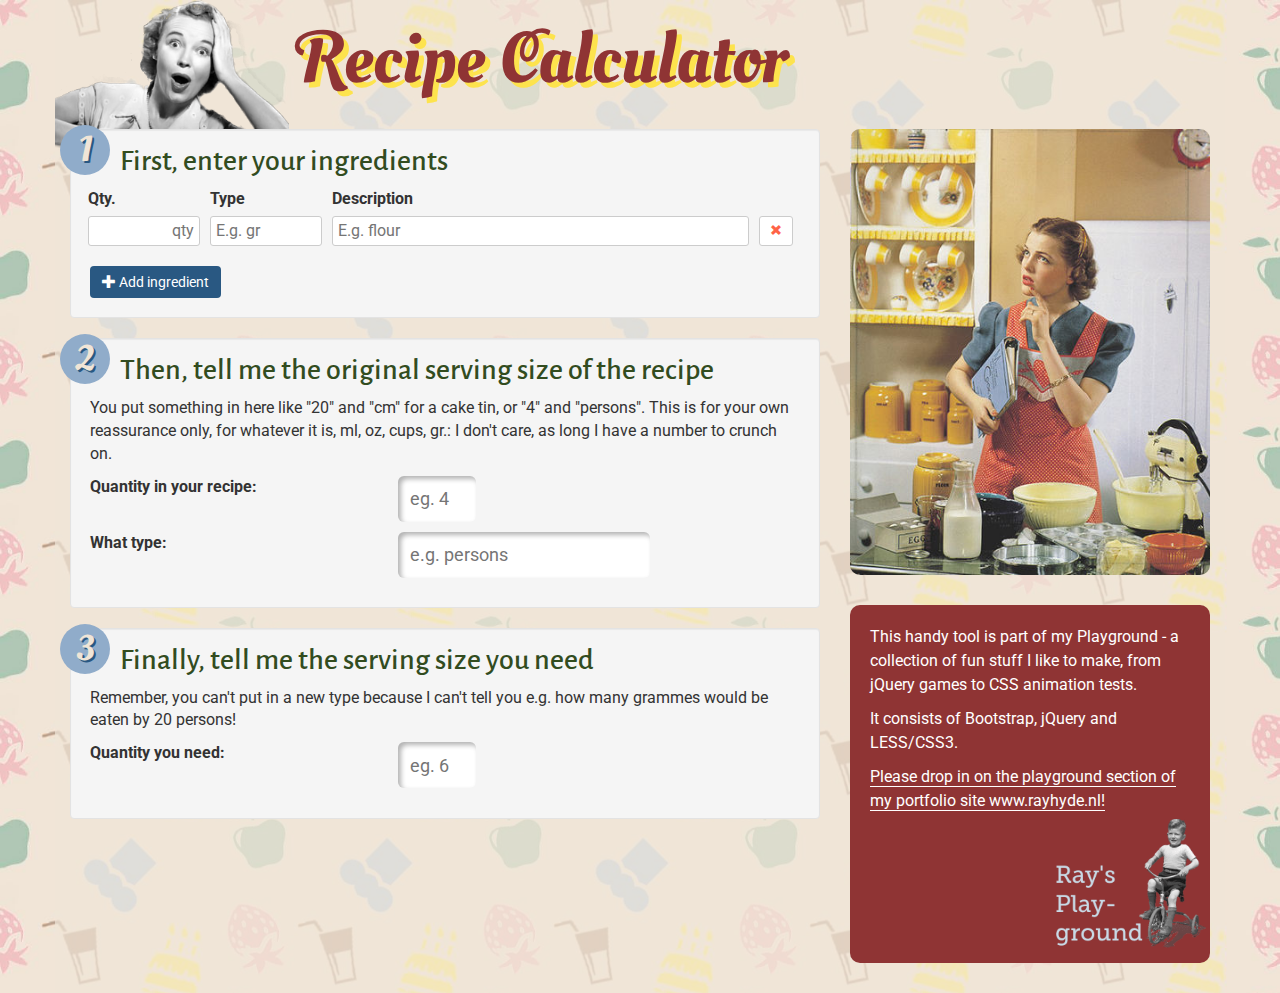
<file: index.html>
<!doctype html>
<html>

<!--[if lt IE 7 ]>				<html lang="en" class="ie6">						<![endif]-->
<!--[if IE 7 ]>						<html lang="en" class="ie7">						<![endif]-->
<!--[if IE 8 ]>						<html lang="en" class="ie8">						<![endif]-->
<!--[if IE 9 ]>						<html lang="en" class="ie9">						<![endif]-->
<!--[if lt IE 9]>					<script src="js/html5shiv.js"></script>	<![endif]-->
<!--[if (gt IE 9)|!(IE)]>	<html lang="en"> 															<![endif]-->

<head>
	<meta charset="utf-8">
	<meta http-equiv="Content-Language" content="en" />
	<meta http-equiv="X-UA-Compatible" content="IE=edge,chrome=1">
	<title>Recipe calculator</title>
	<meta name="description" content="This handy calculator recalculates your recipe to a new size of cake tin or other number of persons">
	<meta name="keywords" content="jquery, css, bootstrap, recipe, recalculate recipes, recalculate">
	<meta name="author" content="Ray Hyde | www.rayhyde.nl">
	<meta name="viewport" content="width=device-width, initial-scale=1.0">
	<!-- <link rel="shortcut icon" href="images/favicon.png"> -->
	<!--[if (lte IE 9)|!(IE)]><link rel="icon" href="favicon.ico"><![endif]-->
	<link href='https://fonts.googleapis.com/css?family=Oleo+Script+Swash+Caps' rel='stylesheet' type='text/css'>
	<link href='https://fonts.googleapis.com/css?family=Alegreya+Sans:500italic' rel='stylesheet' type='text/css'>
	<link href='https://fonts.googleapis.com/css?family=Roboto:400,700,400italic' rel='stylesheet' type='text/css'>
	<link rel="stylesheet" href="https://maxcdn.bootstrapcdn.com/bootstrap/3.3.6/css/bootstrap.min.css">
	<link rel="stylesheet" href="css/style.css">
	<script type="text/javascript">
		var Destination = new Array();

		//	Destination["en-gb"] = "";
		Destination["nl"] = "index-nl.html";
		var DefaultDestination = "";

		var lang = navigator.language ? navigator.language :
			navigator.browserlanguage ? navigator.browserlanguage :
			navigator.systemLanguage ? navigator.systemLanguage :
			navigator.userLanguage ? navigator.userLanguage :
			'---';
		lang = lang.toLowerCase();
		var dest = new String();
		for (var t in Destination) {
			if (t == lang) {
				dest = Destination[t];
				break;
			}
		}
		if (dest.length == 0) {
			lang = lang.substr(0, 2);
			for (var t in Destination) {
				if (t == lang) {
					dest = Destination[t];
					break;
				}
			}
		}
		if (dest.length == 0) {
			dest = DefaultDestination;
		}
		if (dest.length > 0) {
			location.href = dest;
		}
	</script>
</head>

<body>
	<div class="container">
		<div class="row">
			<div class="col-xs-12">
				<h1>Recipe Calculator</h1>
			</div>
		</div>
		<div class="row">
			<div class="col-md-8">
				<form action="">
					<div class="form-group well" id="ingredients">
						<h2><div class="number">1</div>First, enter your ingredients</h2>
						<ul>
							<li>
								<div class="row">
									<div class="col-xs-2">
										<label class="qty-head">Qty.</label>
									</div>
									<div class="col-xs-2">
										<label class="type-head">Type</label>
									</div>
									<div class="col-xs-7">
										<label class="desc-head">Description</label>
									</div>
									<div class="col-xs-1"></div>
								</div>
							</li>
							<li>
								<div class="row">
									<div class="col-xs-2">
										<input type="text" name="qty" class="qty" id="qty-0" placeholder="qty">
									</div>
									<div class="col-xs-2">
										<input type="text" name="type" class="type" id="type-0" placeholder="E.g. gr">
									</div>
									<div class="col-xs-7">
										<input type="text" name="desc" class="desc" id="desc-0" placeholder="E.g. flour">
									</div>
									<div class="col-xs-1">
										<button class="btn btn-default btn-sm del" alt="Delete this ingredient" title="Delete this ingredient"><span class="glyphicon glyphicon-remove"></span></button>
									</div>
								</div>
							</li>
						</ul>
						<div class="button-group">
							<button id="add" class="btn btn-primary"><span class="glyphicon glyphicon-plus"></span> Add ingredient</button>
						</div>
					</div>
					<div id="cruncher">
						<div class="form-group well">
						<h2><div class="number">2</div>Then, tell me the original serving size of the recipe</h2>
						<p>You put something in here like "20" and "cm" for a cake tin, or "4" and "persons". This is for your own reassurance only, for whatever it is, ml, oz, cups, gr.: I don't care, as long I have a number to crunch on.</p>
						<ul>
							<li>
								<div class="row">
									<div class="col-md-5 col-xs-12">
										<label for="orgQty">Quantity in your recipe:</label>
									</div>
									<div class="col-md-2 col-xs-12">
										<input type="text" id="orgQty" class="input-lg qty" placeholder="eg. 4" required>
									</div>
									<div class="col-md-5 col-xs-12"></div>
								</div>
							</li>
							<li>
								<div class="row">
									<div class="col-md-5 col-xs-12">
										<label for="orgType">What type:</label>
									</div>
									<div class="col-md-4 col-xs-3">
										<input type="text" id="orgType" class="input-lg" placeholder="e.g. persons">
									</div>
									<div class="col-md-3 col-xs-3"></div>
								</div>
							</li>
						</ul>

					</div>
						<div class="form-group well">
						<h2><div class="number">3</div>Finally, tell me the serving size you need</h2>
						<p>Remember, you can't put in a new type because I can't tell you e.g. how many grammes would be eaten by 20 persons!</p>
						<ul>
							<li>
								<div class="row">
									<div class="col-md-5 col-xs-12">
										<label for="newQty">Quantity you need:</label>
									</div>
									<div class="col-md-2 col-xs-12">
										<input type="text" id="newQty" class="input-lg qty" placeholder="eg. 6" required>
									</div>
									<div class="col-md-7 col-xs-12"></div>
								</div>
							</li>
							<li>
								<div class="button-group">
									<button type="submit" class="btn btn-lg btn-success" id="crunch"><span class="glyphicon glyphicon-ok"></span> Crunch the numbers!</button>
								</div>
							</li>
						</ul>
					</div>
					</div>
					<div class="form-group well" id="crunched">
						<h2><div class="number last">!</div>This is your new recipe</h2>
						<div class="print-header">
							<h3></h3>
							<p>Please mind that you may have to take a new cooking length into account. That is something I cannot do for you, alas...</p>
						</div>
						<div class="print-text"></div>
						<div class="button-group row">
							<div class="col-md-5 col-xs-12">
								<button class="btn btn-lg btn-success print" id="print"><span class="glyphicon glyphicon-print"></span> Print the new recipe</button>
							</div>
							<div class="col-md-3 col-xs-12 text-center">
								<button class="btn btn-lg btn-primary save" id="save1"><span class="glyphicon glyphicon-save-file"></span> Save</button>
							</div>
							<div class="col-md-4 col-xs-12">
								<button class="btn btn-lg btn-default pull-right" type="reset" id="reset"><span class="glyphicon glyphicon-trash"></span> Reset all</button>
							</div>
						</div>
					</div>
			</div>
			<div class="col-md-4">
				<img src="img/kitchen.jpg" class="img-responsive">
				<div id="explain" class="extra-bottom-padding">
					<p>This handy tool is part of my Playground - a collection of fun stuff I like to make, from jQuery games to CSS animation tests.</p>
					<p>It consists of Bootstrap, jQuery and LESS/CSS3.</p>
					<p><a href="http://rayhyde.nl/pf_js-en.php">Please drop in on the playground section of my portfolio site www.rayhyde.nl!</a></p>
				</div>
			</div>
		</div>
	</div>
	</form>
	</div>
	<div id="modalBck"></div>
	<div id="modal">
		<div class="close">&times; Close</div>
		<p>What is the name of your recipe?</p>
		<p>
			<input type="text" class="input-lg" id="recipe-title">
		</p>
		<div class="print-header">
			<h3></h3>
		</div>
		<div class="print-text"></div>
		<div class="button-group">
			<button class="btn btn-lg btn-success print" id="print-cont" type="submit"><span class="glyphicon glyphicon-print"></span> Print</button>
		</div>
	</div>
	<script src="//code.jquery.com/jquery-2.1.3.min.js"></script>
<!--	<script src="js/recipe-dist.js"></script>-->
	<script src="js/recipe.js"></script>
</body>
</html>
</file>
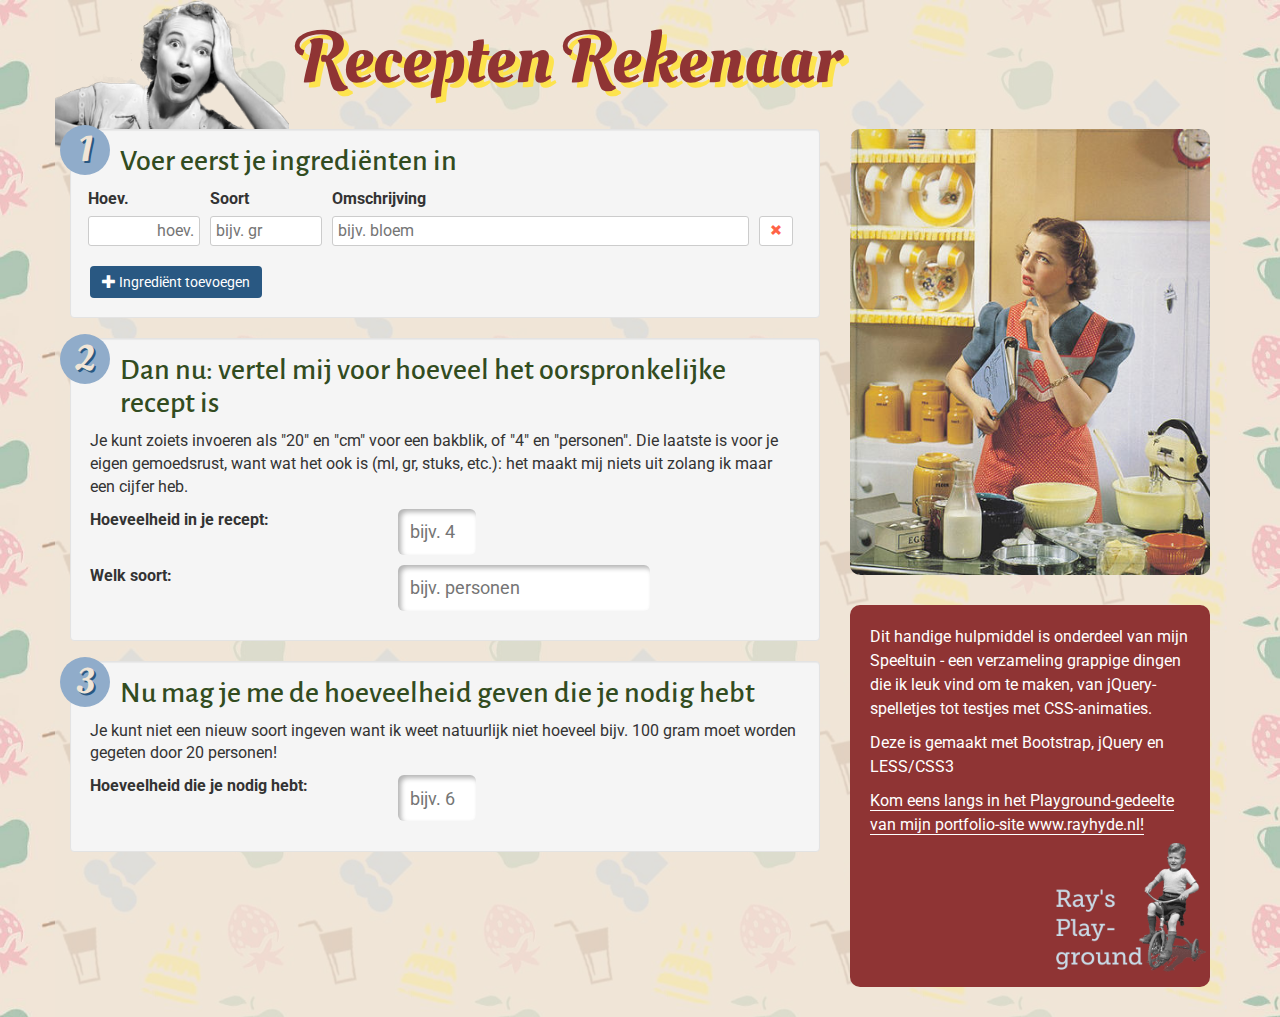
<file: index-nl.html>
<!doctype html>
<html>

<!--[if lt IE 7 ]>				<html lang="en" class="ie6">						<![endif]-->
<!--[if IE 7 ]>						<html lang="en" class="ie7">						<![endif]-->
<!--[if IE 8 ]>						<html lang="en" class="ie8">						<![endif]-->
<!--[if IE 9 ]>						<html lang="en" class="ie9">						<![endif]-->
<!--[if lt IE 9]>					<script src="js/html5shiv.js"></script>	<![endif]-->
<!--[if (gt IE 9)|!(IE)]>	<html lang="en"> 															<![endif]-->

<head>
	<meta charset="utf-8">
	<meta http-equiv="Content-Language" content="nl" />
	<meta http-equiv="X-UA-Compatible" content="IE=edge,chrome=1">
	<title>Receptenrekenaar</title>
	<meta name="description" content="Met deze handige rekenaar zet je in een handomdraai om naar een andere inhoud van bakvorm of ander personenaantal">
	<meta name="keywords" content="jquery, css, bootstrap, recept, recepten omrekenen, omrekenen">
	<meta name="author" content="Ray Hyde | www.rayhyde.nl">
	<meta name="viewport" content="width=device-width, initial-scale=1.0">
	<!-- <link rel="shortcut icon" href="images/favicon.png"> -->
	<!--[if (lte IE 9)|!(IE)]><link rel="icon" href="favicon.ico"><![endif]-->
	<link href='https://fonts.googleapis.com/css?family=Oleo+Script+Swash+Caps' rel='stylesheet' type='text/css'>
	<link href='https://fonts.googleapis.com/css?family=Alegreya+Sans:500italic' rel='stylesheet' type='text/css'>
	<link href='https://fonts.googleapis.com/css?family=Roboto:400,700,400italic' rel='stylesheet' type='text/css'>
	<link rel="stylesheet" href="https://maxcdn.bootstrapcdn.com/bootstrap/3.3.6/css/bootstrap.min.css">
	<link rel="stylesheet" href="css/style.css">
</head>

<body>
	<div class="container">
		<div class="row">
			<div class="col-xs-12">
				<h1>Recepten Rekenaar</h1>
			</div>
		</div>
		<div class="row">
			<div class="col-md-8">
				<form action="">
					<div class="form-group well" id="ingredients">
						<h2><div class="number">1</div>Voer eerst je ingrediënten in</h2>
						<ul>
							<li>
								<div class="row">
									<div class="col-xs-2">
										<label class="qty-head">Hoev.</label>
									</div>
									<div class="col-xs-2">
										<label class="type-head">Soort</label>
									</div>
									<div class="col-xs-7">
										<label class="desc-head">Omschrijving</label>
									</div>
									<div class="col-xs-1"></div>
								</div>
							</li>
							<li>
								<div class="row">
									<div class="col-xs-2">
										<input type="text" name="qty" class="qty" id="qty-0" placeholder="hoev.">
									</div>
									<div class="col-xs-2">
										<input type="text" name="type" class="type" id="type-0" placeholder="bijv. gr">
									</div>
									<div class="col-xs-7">
										<input type="text" name="desc" class="desc" id="desc-0" placeholder="bijv. bloem">
									</div>
									<div class="col-xs-1">
										<button class="btn btn-default btn-sm del" alt="Dit ingrediënt verwijderen" title="Dit ingrediënt verwijderen"><span class="glyphicon glyphicon-remove"></span></button>
									</div>
								</div>
							</li>
						</ul>
						<div class="button-group">
							<button id="add" class="btn btn-primary"><span class="glyphicon glyphicon-plus"></span> Ingrediënt toevoegen</button>
						</div>
					</div>
					<div id="cruncher">
					<div class="form-group well">
						<h2><div class="number">2</div>Dan nu: vertel mij voor hoeveel het oorspronkelijke recept is</h2>
						<p>Je kunt zoiets invoeren als "20" en "cm" voor een bakblik, of "4" en "personen". Die laatste is voor je eigen gemoedsrust, want wat het ook is (ml, gr, stuks, etc.): het maakt mij niets uit zolang ik maar een cijfer heb.</p>
						<ul>
							<li>
								<div class="row">
									<div class="col-md-5 col-xs-12">
										<label for="orgQty">Hoeveelheid in je recept:</label></div>
									<div class="col-md-2 col-xs-12">
										<input type="text" id="orgQty" class="input-lg qty" placeholder="bijv. 4" required></div>
									<div class="col-md-5 col-xs-12"></div>
								</div>
							</li>
							<li>
								<div class="row">
									<div class="col-md-5 col-xs-12">
										<label for="orgType">Welk soort:</label>
									</div>
									<div class="col-md-4 col-xs-3">
										<input type="text" id="orgType" class="input-lg" placeholder="bijv. personen">
									</div>
									<div class="col-md-3 col-xs-3"></div>
								</div>
							</li>
						</ul>
					</div>
					<div class="form-group well">
						<h2><div class="number">3</div>Nu mag je me de hoeveelheid geven die je nodig hebt</h2>
						<p>Je kunt niet een nieuw soort ingeven want ik weet natuurlijk niet hoeveel bijv. 100 gram moet worden gegeten door 20 personen!</p>
						<ul>
							<li>
								<div class="row">
									<div class="col-md-5 col-xs-12">
										<label for="newQty">Hoeveelheid die je nodig hebt:</label>
									</div>
									<div class="col-md-2 col-xs-12">
										<input type="text" id="newQty" class="input-lg qty" placeholder="bijv. 6" required>
									</div>
									<div class="col-md-7 col-xs-12"></div>
								</div>
							</li>
							<li>
								<div class="button-group">
									<button type="submit" class="btn btn-lg btn-success" id="crunch"><span class="glyphicon glyphicon-ok"></span> Ga aan het rekenen!</button>
								</div>
							</li>
						</ul>
						
					</div>
					</div>
					<div class="form-group well" id="crunched">
						<h2><div class="number">!</div>Dit is je nieuwe recept</h2>
						<div class="print-header">
							<h3></h3>
							<p>Denk je eraan dat je ook misschien rekening moet houden met een andere bereidingstijd? Dat kan ik helaas niet voor je berekenen...</p>
						</div>
						<div class="print-text"></div>
						<div class="button-group row">
							<div class="col-md-5 col-xs-12">
								<button class="btn btn-lg btn-success print" id="print"><span class="glyphicon glyphicon-print"></span> Je nieuwe recept afdrukken</button>
							</div>
							<div class="col-md-3 col-xs-12 text-center">
								<button class="btn btn-lg btn-primary save" id="save1"><span class="glyphicon glyphicon-save-file"></span> Bewaren</button>
							</div>
							<div class="col-md-4 col-xs-12">
								<button class="btn btn-lg btn-default pull-right" type="reset" id="reset"><span class="glyphicon glyphicon-trash"></span> Alles leegmaken</button>
							</div>
						</div>
					</div>
			</div>
			<div class="col-md-4">
				<img src="img/kitchen.jpg" class="img-responsive">
				<div id="explain" class="extra-bottom-padding">
					<p>Dit handige hulpmiddel is onderdeel van mijn Speeltuin - een verzameling grappige dingen die ik leuk vind om te maken, van jQuery-spelletjes tot testjes met CSS-animaties.</p>
					<p>Deze is gemaakt met Bootstrap, jQuery en LESS/CSS3</p>
					<p><a href="http://rayhyde.nl/pf_js.php">Kom eens langs in het Playground-gedeelte van mijn portfolio-site www.rayhyde.nl!</a></p>
				</div>
			</div>
		</div>
	</div>

	<div id="modalBck"></div>
	<div id="modal">
		<div class="close">&times; Sluiten</div>
		<p class="modal-intro">Wat is de naam van je recept?</p>
		<p>
			<input type="text" class="input-lg" id="recipe-title">
		</p>

		<div class="print-header">
			<h3></h3>
		</div>
		<div class="print-text"></div>

		<div class="button-group">
			<button class="btn btn-lg btn-success print" id="print-cont" type="submit"><span class="glyphicon glyphicon-print"></span> Afdrukken</button>
		</div>
	</div>
	<script src="//code.jquery.com/jquery-2.1.3.min.js"></script>
	<script src="js/recipe-nl-dist.js"></script>

</body>

</html>
</file>
<file: css/style.css>
body,
input {
  font-family: 'Roboto', sans-serif;
  font-size: 16px;
}
body {
  background: #D9D7DA url(../img/bg.jpg) repeat 0 0;
  background-size: 20%;
}
h1 {
  font-family: 'Oleo Script Swash Caps', cursive;
  font-size: 72px;
  color: #8F3434;
  -webkit-text-shadow: 5px 5px 0px #FDE34D;
  -moz-text-shadow: 5px 5px 0px #FDE34D;
  -ms-text-shadow: 5px 5px 0px #FDE34D;
  -o-text-shadow: 5px 5px 0px #FDE34D;
  text-shadow: 5px 5px 0px #FDE34D;
  margin-bottom: 30px;
  padding-left: 20%;
}
h2,
h3 {
  font-family: 'Alegreya Sans', sans-serif;
  color: #324C1F;
  position: relative;
}
h2 {
  padding-left: 30px;
  margin-top: 5px;
  padding-top: 10px;
}
.well {
  padding-top: 0;
}
.del {
  color: tomato;
}
.number {
  position: absolute;
  left: -30px;
  top: -10px;
  width: 50px;
  height: 50px;
  line-height: 50px;
  font-family: 'Oleo Script Swash Caps', cursive;
  -webkit-border-radius: 50%;
  -moz-border-radius: 50%;
  -ms-border-radius: 50%;
  -o-border-radius: 50%;
  border-radius: 50%;
  text-align: center;
  font-size: 36px;
  color: #F0E5D7;
  -webkit-text-shadow: 2px 2px 0px #295882;
  -moz-text-shadow: 2px 2px 0px #295882;
  -ms-text-shadow: 2px 52x 0px #295882;
  -o-text-shadow: 2px 2px 0px #295882;
  text-shadow: 2px 2px 0px #295882;
  background: #90ACCA;
}
.number.last {
  background: #77A577;
  -webkit-text-shadow: 2px 2px 0px darkgreen;
  -moz-text-shadow: 2px 2px 0px darkgreen;
  -ms-text-shadow: 2px 52x 0px darkgreen;
  -o-text-shadow: 2px 2px 0px darkgreen;
  text-shadow: 2px 2px 0px darkgreen;
}
.input-lg {
  padding: 8px 12px;
  border: 0 none !important;
  -webkit-box-shadow: 3px 3px 5px rgba(0, 0, 0, 0.3) inset;
  box-shadow: 3px 3px 5px rgba(0, 0, 0, 0.3) inset;
}
.btn {
  transition: 0.3s all;
}
.container {
  background-color: #F0E5D7;
  background: rgba(240, 229, 215, 0.7) url(../img/oh-my.png) 0 0 no-repeat;
  background-size: 20% auto;
}
.btn-success {
  background: #6c9876;
  border: #567b5f;
}
.btn-success:hover {
  background: #8AAD92;
}
.btn-primary {
  background: #295882;
  border: #1d3e5b;
}
.btn-primary:hover {
  background: #3572a9;
}
form ul,
#modal ul {
  margin: 0;
  padding: 0;
  list-style-type: none;
}
form ul li,
#modal ul li {
  padding: 0;
}
form ul li .qty,
#modal ul li .qty,
form ul li .qty-head,
#modal ul li .qty-head {
  text-align: right;
}
form .button-group [class^=btn],
#modal .button-group [class^=btn] {
  margin-top: 20px;
}
form #ingredients ul,
#modal #ingredients ul,
form .print-text ul,
#modal .print-text ul {
  padding: 0 0 0 0.5em;
}
form #ingredients [class^=col-],
#modal #ingredients [class^=col-],
form .print-text [class^=col-],
#modal .print-text [class^=col-] {
  padding-left: 5px;
  padding-right: 5px;
}
form #ingredients [class^=col-] input,
#modal #ingredients [class^=col-] input,
form .print-text [class^=col-] input,
#modal .print-text [class^=col-] input {
  width: 100%;
  border: solid 1px #ccc;
  -webkit-border-radius: 3px;
  -moz-border-radius: 3px;
  -ms-border-radius: 3px;
  -o-border-radius: 3px;
  border-radius: 3px;
  height: 30px;
  line-height: 30px;
  padding: 0 5px;
}
#cruncher .qty {
  text-align: left;
}
#cruncher .col-md-2 input {
  max-width: 78px;
}
#cruncher .col-md-3 input {
  max-width: 185px;
}
#cruncher li {
  margin-bottom: 10px;
}
#modalBck {
  position: fixed;
  left: 0;
  top: 0;
  width: 100%;
  height: 100%;
  background: rgba(0, 0, 0, 0.8);
}
#modal {
  width: 600px;
  margin-left: -300px;
  left: 50%;
  top: 20%;
  background: #D9D7DA;
  -webkit-border-radius: 8px;
  -moz-border-radius: 8px;
  -ms-border-radius: 8px;
  -o-border-radius: 8px;
  border-radius: 8px;
  position: fixed;
  padding: 20px;
  -webkit-box-shadow: 0 0 20px #000;
  -moz-box-shadow: 0 0 20px #000;
  -ms-box-shadow: 0 0 20px #000;
  -o-box-shadow: 0 0 20px #000;
  box-shadow: 0 0 20px #000;
}
#modal .close {
  -webkit-opacity: 0.3;
  -moz-opacity: 0.3;
  -ms-opacity: 0.3;
  -o-opacity: 0.3;
  opacity: 0.3;
}
#modal ul {
  margin: 0;
  padding: 0;
  list-style-type: none;
}
#modal ul li {
  margin: 0;
  padding: 0;
}
#modal #recipe-title {
  font-family: 'Roboto Slab', sans-serif;
  padding: 5px;
  font-size: 24px;
}
#modal .print-text {
  margin-bottom: 20px;
}
#modal li {
  text-align: left;
  border-bottom: solid 1px #888;
}
#modal li input {
  border: 0 none;
  background: #D9D7DA;
}
#crunch {
  display: none;
}
#modal,
#modalBck,
#crunched {
  -webkit-transition: 0.3s all;
  -o-transition: 0.3s all;
  transition: 0.3s all;
  -webkit-opacity: 0;
  -moz-opacity: 0;
  -ms-opacity: 0;
  -o-opacity: 0;
  opacity: 0;
  visibility: hidden;
  display: none;
}
#modal.active,
#modalBck.active,
#crunched.active {
  -webkit-opacity: 1;
  -moz-opacity: 1;
  -ms-opacity: 1;
  -o-opacity: 1;
  opacity: 1;
  visibility: visible;
  display: block;
}
#crunched .print-text li {
  border-bottom: solid 1px #ccc;
}
#crunched .print-text li ::-webkit-input-placeholder {
  color: transparent;
}
#crunched .print-text li :-moz-placeholder {
  color: transparent;
}
#crunched .print-text li ::-moz-placeholder {
  color: transparent;
}
#crunched .print-text li :-ms-input-placeholder {
  color: transparent;
}
#crunched .print-text input {
  border: 0 none;
  background: transparent;
}
img {
  -webkit-border-radius: 10px;
  -moz-border-radius: 10px;
  -ms-border-radius: 10px;
  -o-border-radius: 10px;
  border-radius: 10px;
}
#explain {
  background: #8F3434 url("../img/playground.png") no-repeat 98% bottom / 150px auto;
  -webkit-border-radius: 10px;
  -moz-border-radius: 10px;
  -ms-border-radius: 10px;
  -o-border-radius: 10px;
  border-radius: 10px;
  color: #fff;
  margin: 30px 0;
  min-height: 160px;
  padding: 20px;
}
#explain.extra-bottom-padding {
  padding-bottom: 140px;
}
#explain > p {
  line-height: 150%;
}
#explain > p.extra-padding {
  padding-right: 160px;
}
#explain h2 {
  margin: 0 0 10px;
}
#explain a {
  border-bottom: 1px solid #fff;
  color: #fff;
  text-decoration: none;
  -webkit-transition: 0.3s all;
  -o-transition: 0.3s all;
  transition: 0.3s all;
}
#explain a:hover {
  border-color: transparent;
  text-decoration: none;
}
@media print {
  .container,
  .btn,
  .close,
  #modalBck,
  .modal-intro {
    display: none;
  }
  #modal {
    padding: 0 !important;
    position: relative;
    left: 0 !important;
    top: 0 !important;
    margin-left: 0 !important;
    -webkit-border-radius: 0 !important;
    -moz-border-radius: 0 !important;
    -ms-border-radius: 0 !important;
    -o-border-radius: 0 !important;
    border-radius: 0 !important;
    background: #fff !important;
    -webkit-box-shadow: none !important;
    box-shadow: none !important;
  }
  #modal li {
    border-bottom: solid 1px #e0e0e0 !important;
  }
  #modal input {
    border: 0 none;
    padding: 0;
  }
  #modal ::-webkit-input-placeholder {
    color: transparent;
  }
  #modal :-moz-placeholder {
    color: transparent;
  }
  #modal ::-moz-placeholder {
    color: transparent;
  }
  #modal :-ms-input-placeholder {
    color: transparent;
  }
}
</file>
